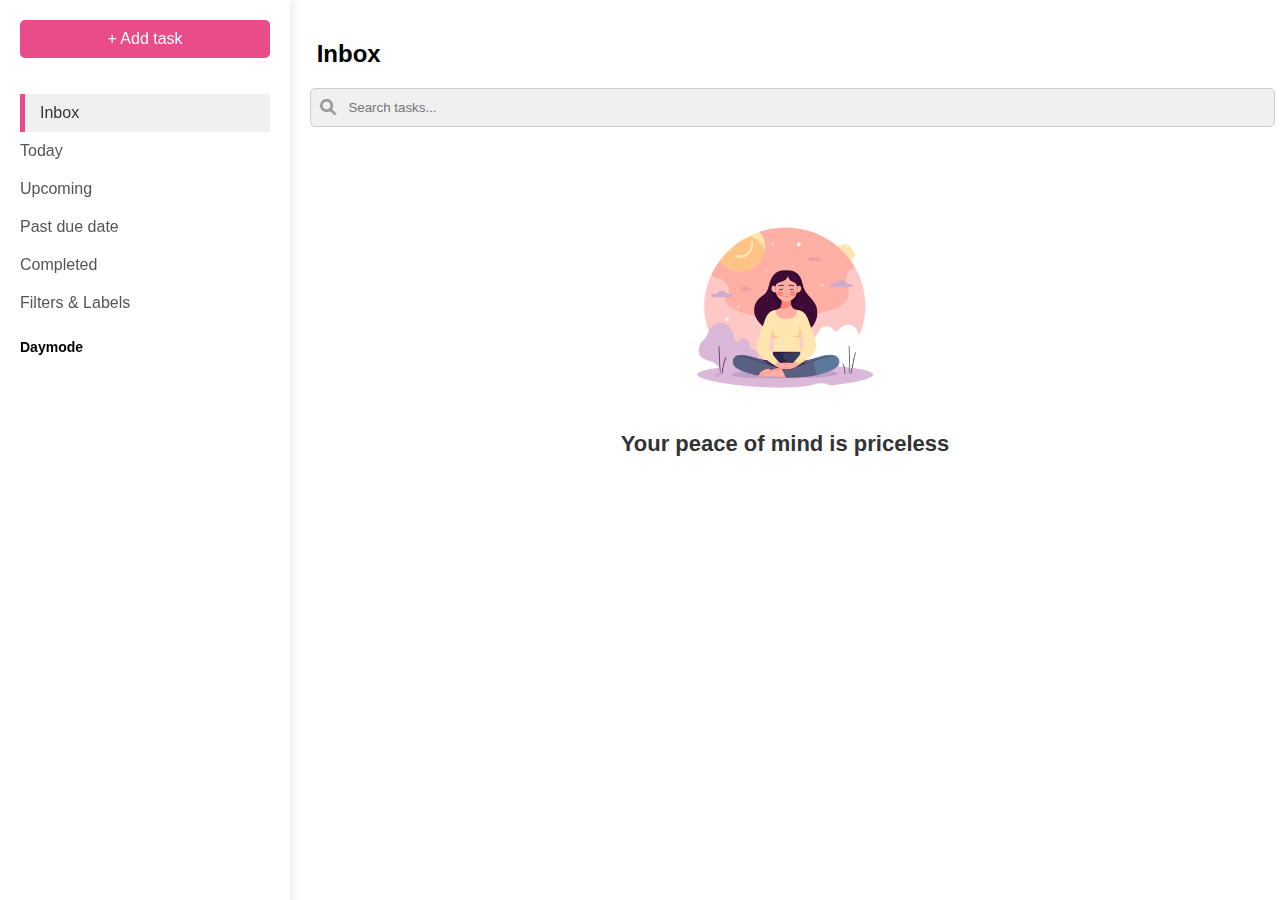
<file: index.html>
<!DOCTYPE html>
<html lang="en">
<head>
    <meta charset="UTF-8">
    <meta name="viewport" content="width=device-width, initial-scale=1.0">
    <title>Task Manager</title>
    
    <link rel="stylesheet" href="https://cdnjs.cloudflare.com/ajax/libs/font-awesome/6.0.0-beta3/css/all.min.css">
    <link rel="stylesheet" href="style.css">
    <link rel="stylesheet" href="style2.css">
</head>
<body class="light-theme">
    <div class="sidebar">
        <button class="add-task" id="open-modal">+ Add task</button>
        <ul class="menu" id="menu">
            <li class="menu-item active" data-section="inbox">Inbox</li>
            <li class="menu-item" data-section="today">Today</li>
            <li class="menu-item" data-section="upcoming">Upcoming</li>
            <li class="menu-item" data-section="completed">Past due date</li>
            <li class="menu-item" data-section="done">Completed</li>
            <li class="menu-item" data-section="filters-labels">Filters & Labels</li>
        </ul>

         <!-- Theme Toggle Button
         <button id="theme-toggle" aria-label="Toggle Theme" class="theme-toggle">
            <img src="sun.webp" id="theme-icon" alt="Theme Icon">
        </button> ->

        <button id="theme-toggle" aria-label="Toggle Theme" class="theme-toggle">
            <div class="toggle-inner">
                <span class="icon" id="theme-icon">
                    <i class="fas fa-sun"></i> <!-- Font Awesome icon for sun -->
                </span>
                <span class="mode-text" id="mode-text">Daymode</span>
            </div>
        </button>
        

    </div>
    <div class="main-content" id="content">
        <div id="inbox" class="content-section active">
            <h2>&nbsp;Inbox</h2>

                         <!-- Search bar -->
            <div class="search-container">
                <input type="text" id="searchTask" placeholder="&nbsp;&nbsp;Search tasks...">
                <i class="fas fa-search search-icon"></i>
            </div>
      
            <div class="tasks-list" id="tasks-list-inbox">
                <!-- Tasks will be appended here -->
            </div>
            <div class="empty-state" id="empty-state-inbox">
                <img src="peace.png" alt="empty-state">
                <h3>Your peace of mind is priceless</h3>
               
            </div>
        </div>
        <!-- Other content sections .... -->

        <div id="filters-labels" class="content-section">
            <h2>&nbsp;Filters & Labels</h2>
        
            <div class="kanban-board">
                <div class="kanban-column" data-status="All-Task">
                    <div class="kanban-column-header All-Task">All Tasks</div>
                    <div class="kanban-cards"></div>
                </div>
                <div class="kanban-column" data-status="not-started">
                    <div class="kanban-column-header not-started">Not started</div>
                    <div class="kanban-cards"></div>
                </div>
                <div class="kanban-column" data-status="overdue">
                    <div class="kanban-column-header overdue">Overdue</div>
                    <div class="kanban-cards"></div>
                </div>
                <div class="kanban-column" data-status="in-progress">
                    <div class="kanban-column-header in-progress">In progress</div>
                    <div class="kanban-cards"></div>
                </div>
                <div class="kanban-column" data-status="done">
                    <div class="kanban-column-header done">Done</div>
                    <div class="kanban-cards"></div>
                </div>
            </div>

        </div>
            <!-- Task Modal -->
    <div class="task-modal" id="task-modal">
        <div class="task-modal-content">
            <h3>Task name</h3>
    
            <label for="task-name"></label>
            <input type="text" id="task-name" placeholder="Task name">
    
            <label for="task-desc"></label>
            <textarea id="task-desc" placeholder="Description"></textarea>
    
            <div class="task-options">
                <label for="task-duedate">Due Date:</label><br>
                <input id="task-duedate" type="date" />
    
                <label for="task-priority">Priority:</label>
                <select id="task-priority">
                    <option value="5">Very High</option>
                    <option value="4">High</option>
                    <option value="3">Medium</option>
                    <option value="2">Low</option>
                    <option value="1">Very Low</option>
                </select>
            </div>
    
            <div class="task-footer">
                <button id="cancel-task" class="cancel-btn" type="button">Cancel</button>
                <button id="add-task" class="add-task-btn" type="button">Add task</button>
            </div>
        </div>
    </div>
    

         <!--- MS... Begin -->
         <div id="today" class="content-section">
            <h2>&nbsp;Today</h2>
            <div class="tasks-list" id="tasks-list-today">
                <!-- Tasks will be appended here -->
            </div>
        </div>

        <div id="upcoming" class="content-section">
            <h2>&nbsp;Upcoming</h2>
            <div class="tasks-list" id="tasks-list-upcoming">
                <!-- Tasks will be appended here -->
            </div>
        </div>

        <div id="completed" class="content-section">
            <h2>&nbsp;Past due date </h2>
            <div class="tasks-list" id="tasks-list-completed">
                <!-- Tasks will be appended here -->
            </div>
        </div>
        
        <div id="done" class="content-section">
            <h2>&nbsp;Completed </h2>
            <div class="tasks-list" id="tasks-list-done">
                <!-- Tasks will be appended here -->
            </div>
        </div>
       

        <!--- MS... End -->






    </div>

    <!-- Task Modal -->
    <div class="task-modal" id="task-modal">
        <div class="task-modal-content">
            <h3>Task name</h3>
    
            <label for="task-name"></label>
            <input type="text" id="task-name" placeholder="Task name">
    
            <label for="task-desc"></label>
            <textarea id="task-desc" placeholder="Description"></textarea>
    
            <div class="task-options">
                <label for="task-duedate">Due Date:</label><br>
                <input id="task-duedate" type="date" />
    
                <label for="task-priority">Priority:</label>
                <select id="task-priority">
                    <option value="5">Very High</option>
                    <option value="4">High</option>
                    <option value="3">Medium</option>
                    <option value="2">Low</option>
                    <option value="1">Very Low</option>
                </select>
            </div>
    
            <div class="task-footer">
                <button id="cancel-task" class="cancel-btn" type="button">Cancel</button>
                <button id="add-task" class="add-task-btn" type="button">Add task</button>
            </div>
        </div>
    </div>
    

<script src="script.js"></script>
<script src="script2.js"></script>

</body>
</html>
</file>
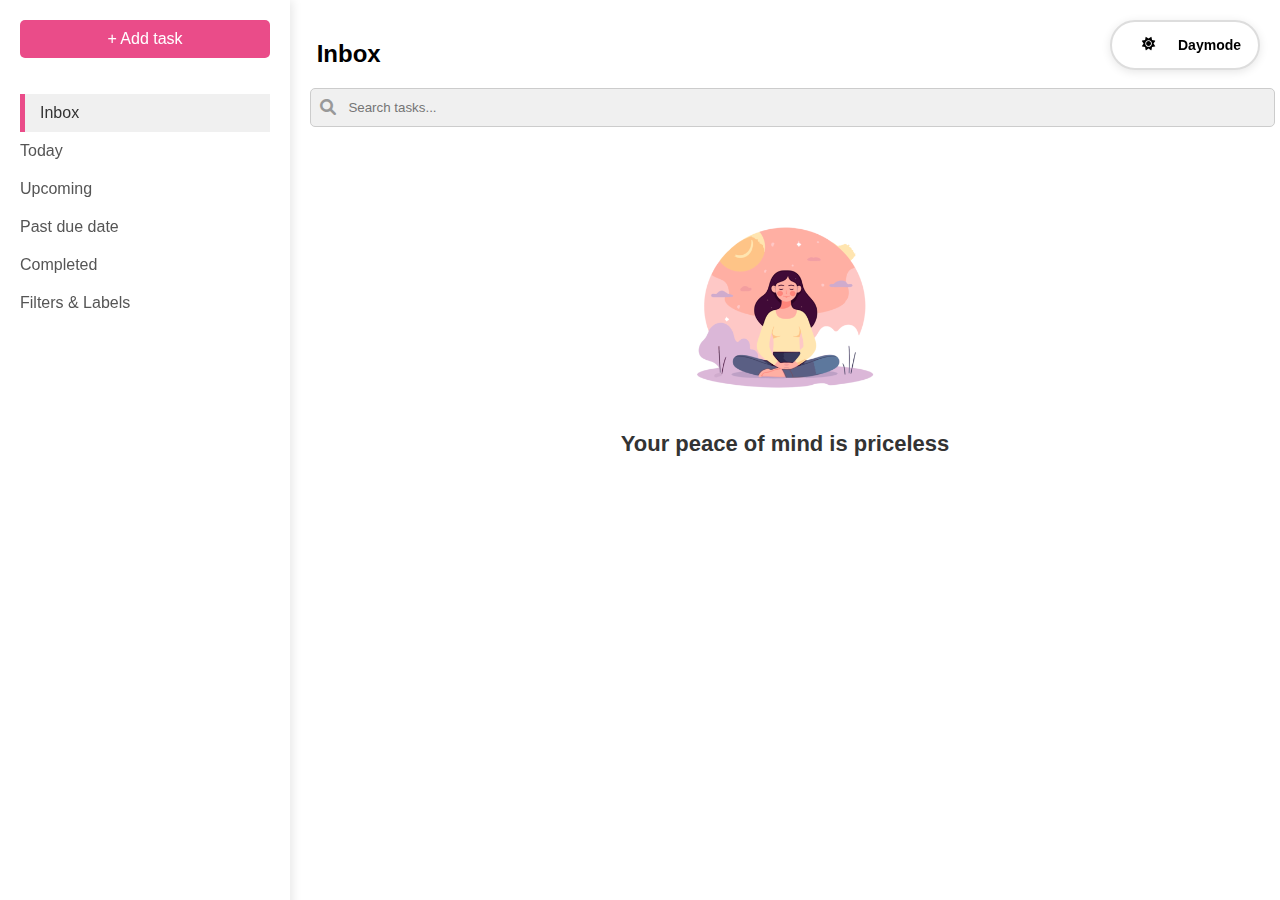
<file: i.html>
<!DOCTYPE html>
<html lang="en">
<head>
    <meta charset="UTF-8">
    <meta name="viewport" content="width=device-width, initial-scale=1.0">
    <title>Task Manager</title>
    
    <link rel="stylesheet" href="https://cdnjs.cloudflare.com/ajax/libs/font-awesome/6.0.0-beta3/css/all.min.css">
    <link rel="stylesheet" href="style.css">
    <link rel="stylesheet" href="style2.css">
</head>
<body class="light-theme">
    <div class="sidebar">
        <button class="add-task" id="open-modal">+ Add task</button>
        <ul class="menu" id="menu">
            <li class="menu-item active" data-section="inbox">Inbox</li>
            <li class="menu-item" data-section="today">Today</li>
            <li class="menu-item" data-section="upcoming">Upcoming</li>
            <li class="menu-item" data-section="completed">Past due date</li>
            <li class="menu-item" data-section="done">Completed</li>
            <li class="menu-item" data-section="filters-labels">Filters & Labels</li>
        </ul>

         <!-- Theme Toggle Button
         <button id="theme-toggle" aria-label="Toggle Theme" class="theme-toggle">
            <img src="sun.webp" id="theme-icon" alt="Theme Icon">
        </button> -->

        <button id="theme-toggle" aria-label="Toggle Theme" class="theme-toggle">
            <div class="toggle-inner">
                <span class="icon" id="theme-icon">
                    <i class="fas fa-sun"></i> <!-- Font Awesome icon for sun -->
                </span>
                <span class="mode-text" id="mode-text">Daymode</span>
            </div>
        </button>
        

    </div>
    <div class="main-content" id="content">
        <div id="inbox" class="content-section active">
            <h2>&nbsp;Inbox</h2>

                         <!-- Search bar -->
            <div class="search-container">
                <input type="text" id="searchTask" placeholder="&nbsp;&nbsp;Search tasks...">
                <i class="fas fa-search search-icon"></i>
            </div>
      
            <div class="tasks-list" id="tasks-list-inbox">
                <!-- Tasks will be appended here -->
            </div>
            <div class="empty-state" id="empty-state-inbox">
                <img src="peace.png" alt="empty-state">
                <h3>Your peace of mind is priceless</h3>
               
            </div>
        </div>
        <!-- Other content sections .... -->

        <div id="filters-labels" class="content-section">
            <h2>&nbsp;Filters & Labels</h2>
        
            <div class="kanban-board">
                <div class="kanban-column" data-status="All-Task">
                    <div class="kanban-column-header All-Task">All Tasks</div>
                    <div class="kanban-cards"></div>
                </div>
                <div class="kanban-column" data-status="not-started">
                    <div class="kanban-column-header not-started">Not started</div>
                    <div class="kanban-cards"></div>
                </div>
                <div class="kanban-column" data-status="overdue">
                    <div class="kanban-column-header overdue">Overdue</div>
                    <div class="kanban-cards"></div>
                </div>
                <div class="kanban-column" data-status="in-progress">
                    <div class="kanban-column-header in-progress">In progress</div>
                    <div class="kanban-cards"></div>
                </div>
                <div class="kanban-column" data-status="done">
                    <div class="kanban-column-header done">Done</div>
                    <div class="kanban-cards"></div>
                </div>
            </div>

        </div>
            <!-- Task Modal -->
    <div class="task-modal" id="task-modal">
        <div class="task-modal-content">
            <h3>Task name</h3>
    
            <label for="task-name"></label>
            <input type="text" id="task-name" placeholder="Task name">
    
            <label for="task-desc"></label>
            <textarea id="task-desc" placeholder="Description"></textarea>
    
            <div class="task-options">
                <label for="task-duedate">Due Date:</label><br>
                <input id="task-duedate" type="date" />
    
                <label for="task-priority">Priority:</label>
                <select id="task-priority">
                    <option value="5">Very High</option>
                    <option value="4">High</option>
                    <option value="3">Medium</option>
                    <option value="2">Low</option>
                    <option value="1">Very Low</option>
                </select>
            </div>
    
            <div class="task-footer">
                <button id="cancel-task" class="cancel-btn" type="button">Cancel</button>
                <button id="add-task" class="add-task-btn" type="button">Add task</button>
            </div>
        </div>
    </div>
    

         <!--- MS... Begin -->
         <div id="today" class="content-section">
            <h2>&nbsp;Today</h2>
            <div class="tasks-list" id="tasks-list-today">
                <!-- Tasks will be appended here -->
            </div>
        </div>

        <div id="upcoming" class="content-section">
            <h2>&nbsp;Upcoming</h2>
            <div class="tasks-list" id="tasks-list-upcoming">
                <!-- Tasks will be appended here -->
            </div>
        </div>

        <div id="completed" class="content-section">
            <h2>&nbsp;Past due date </h2>
            <div class="tasks-list" id="tasks-list-completed">
                <!-- Tasks will be appended here -->
            </div>
        </div>
        
        <div id="done" class="content-section">
            <h2>&nbsp;Completed </h2>
            <div class="tasks-list" id="tasks-list-done">
                <!-- Tasks will be appended here -->
            </div>
        </div>
       

        <!--- MS... End -->






    </div>

    <!-- Task Modal -->
    <div class="task-modal" id="task-modal">
        <div class="task-modal-content">
            <h3>Task name</h3>
    
            <label for="task-name"></label>
            <input type="text" id="task-name" placeholder="Task name">
    
            <label for="task-desc"></label>
            <textarea id="task-desc" placeholder="Description"></textarea>
    
            <div class="task-options">
                <label for="task-duedate">Due Date:</label><br>
                <input id="task-duedate" type="date" />
    
                <label for="task-priority">Priority:</label>
                <select id="task-priority">
                    <option value="5">Very High</option>
                    <option value="4">High</option>
                    <option value="3">Medium</option>
                    <option value="2">Low</option>
                    <option value="1">Very Low</option>
                </select>
            </div>
    
            <div class="task-footer">
                <button id="cancel-task" class="cancel-btn" type="button">Cancel</button>
                <button id="add-task" class="add-task-btn" type="button">Add task</button>
            </div>
        </div>
    </div>
    

<script src="script.js"></script>
<script src="script2.js"></script>

</body>
</html>
</file>
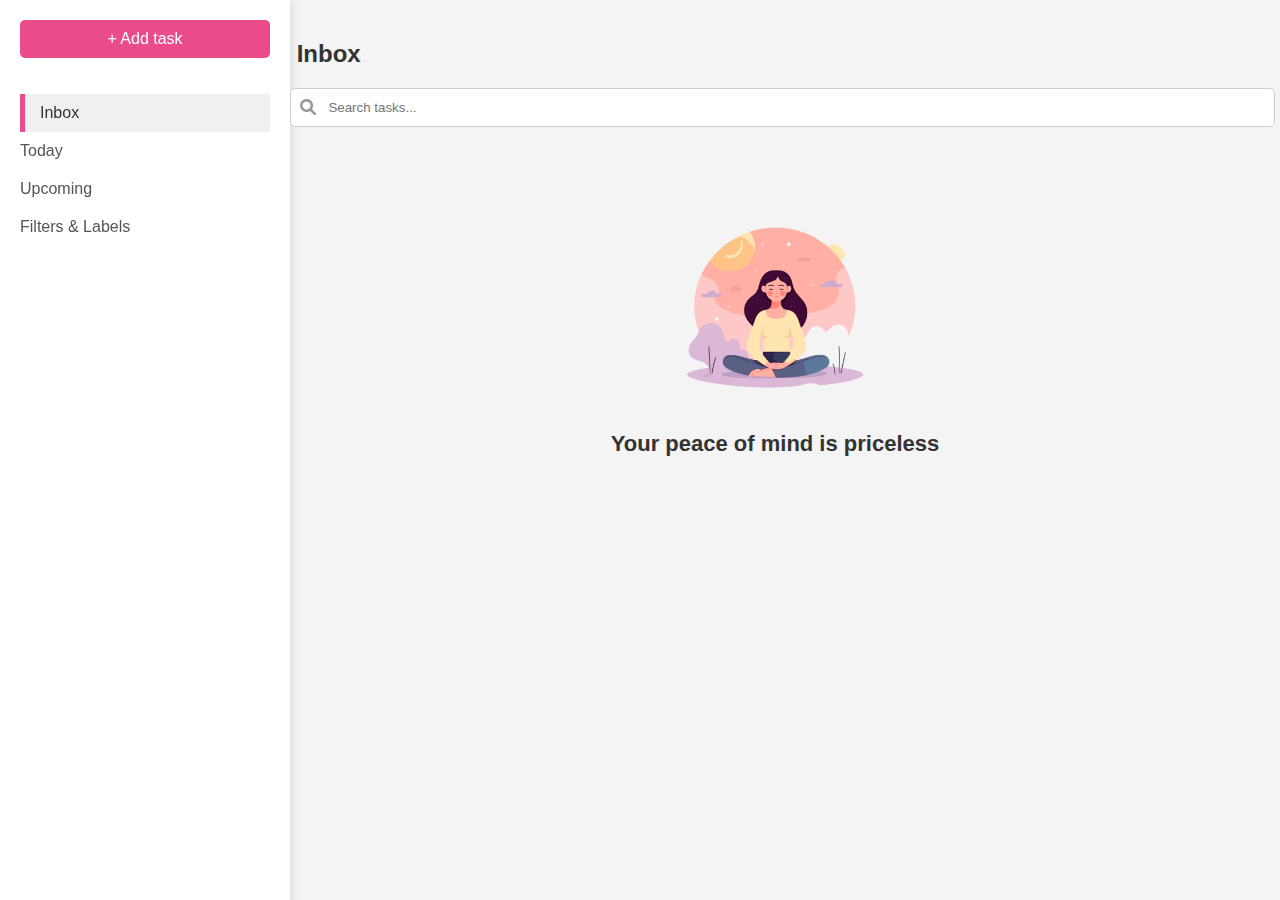
<file: task-manager-main/i.html>
<!DOCTYPE html>
<html lang="en">
<head>
    <meta charset="UTF-8">
    <meta name="viewport" content="width=device-width, initial-scale=1.0">
    <title>Task Manager</title>
    <!-- Font Awesome for icons -->
    <link rel="stylesheet" href="https://cdnjs.cloudflare.com/ajax/libs/font-awesome/6.0.0-beta3/css/all.min.css">
    <link rel="stylesheet" href="style.css">
</head>
<body>
    <div class="sidebar">
        <button class="add-task" id="open-modal">+ Add task</button>
        <ul class="menu" id="menu">
            <li class="menu-item active" data-section="inbox">Inbox</li>
            <li class="menu-item" data-section="today">Today</li>
            <li class="menu-item" data-section="upcoming">Upcoming</li>
            <li class="menu-item" data-section="filters-labels">Filters & Labels</li>
        </ul>
    </div>
    <div class="main-content" id="content">
        <div id="inbox" class="content-section active">
            <h2>&nbsp;Inbox</h2>

                         <!-- Search bar -->
            <div class="search-container">
                <input type="text" id="searchTask" placeholder="&nbsp;&nbsp;Search tasks...">
                <i class="fas fa-search search-icon"></i>
            </div>
      
            <div class="tasks-list" id="tasks-list-inbox">
                <!-- Tasks will be appended here -->
            </div>
            <div class="empty-state" id="empty-state-inbox">
                <img src="peace.png" alt="empty-state">
                <h3>Your peace of mind is priceless</h3>
               
            </div>
        </div>
        <!-- Other content sections ..... -->
    </div>

    <!-- Task Modal -->
    <div class="task-modal" id="task-modal">
        <div class="task-modal-content">
            <h3>Task name</h3>
            <input type="text" id="task-name" placeholder="Task name">
            <textarea id="task-desc" placeholder="Description"></textarea>
            <div class="task-options">
                <label>Due Date</label><br><input id="task-duedate" type="date" />
                <label>Priority</label>
                <select id="task-priority">
                    <option value="5">Very High</option>
                    <option value="4">High</option>
                    <option value="3">Medium</option>
                    <option value="2">Low</option>
                    <option value="1">Very Low</option>
                </select>
                <button class="option-btn">Reminders</button>
            </div>
            <div class="task-footer">
                <button id="cancel-task" class="cancel-btn">Cancel</button>
                <button id="add-task" class="add-task-btn">Add task</button>
            </div>
            
        </div>
    </div>

    <script src="script.js"></script>



</body>
</html>
</file>
<file: style.css>
.body {
  margin: 0;
  font-family: Arial, sans-serif;
  background-color: #f4f4f4;
  color: #333;
}

.sidebar {
  width: 250px;
  background-color: #fff;
  height: 100vh;
  padding: 20px;
  box-shadow: 2px 0px 10px rgba(0, 0, 0, 0.1);
  position: fixed;
}

.add-task {
  background-color: #ea4c89;
  color: white;
  border: none;
  padding: 10px;
  width: 100%;
  font-size: 16px;
  border-radius: 5px;
  cursor: pointer;
  margin-bottom: 20px;
}

.menu {
  list-style: none;
  padding: 0;
}

.menu-item {
  padding: 10px 0;
  cursor: pointer;
  font-size: 16px;
  color: #555;
}

.menu-item.active {
  background-color: #f0f0f0;
  border-left: 5px solid #ea4c89;
  padding-left: 15px;
  color: #333;
}

.main-content {
  margin-left: 290px;
  padding: 20px;
}

.tasks-list {
  margin-bottom: 20px;
}

.task-item h4, h5, p {
  display: flex;
  width: 100%;
}

/* Task Item Styles */
.task-item {
  background-color: #fff;
  padding: 15px;
  margin-bottom: 10px;
  display: flex;
  flex-direction: column; /* Arrange items in a single column */
  align-items: flex-start;
  gap: 10px;
  box-shadow: 0 2px 4px rgba(0, 0, 0, 0.1);
  border-radius: 5px;
  border-left: 5px solid transparent; 
}

.task-item h4 {
  font-size: 18px;
  color: #333;
  margin: 0;
}

.task-item p {
  font-size: 14px;
  color: #666;
  margin: 0;
}

.empty-state {
  text-align: center;
  margin-top: 50px;
}

.empty-state img {
  max-width: 200px;
}

.empty-state h3 {
  font-size: 22px;
  color: #333;
  margin: 20px 0;
}

.empty-state p {
  color: #777;
  font-size: 16px;
}

/* Modal Styling.. */
.task-modal {
  display: none;
  position: fixed;
  z-index: 1;
  left: 0;
  top: 0;
  width: 100%;
  height: 100%;
  overflow: auto;
  background-color: rgba(0,0,0,0.4);
}

.task-modal-content {
  background-color: #fff;
  margin: 15% auto;
  padding: 20px;
  border-radius: 10px;
  width: 500px;
  box-shadow: 0px 4px 12px rgba(0, 0, 0, 0.1);
  display: flex;
  flex-direction: column;
  align-items: center;
}

.task-modal-content h3 {
  margin: 0px;
  margin-bottom: 15px;
  font-size: 20px;
  color: #333;
}

.task-modal-content input, .task-modal-content textarea {
  width: 95%;
  padding: 10px;
  margin: 5px 0px 15px;
  border: 1px solid #ccc;
  border-radius: 5px;
  font-size: 14px;
  color: #333;
}

 .task-options {
  width: 100%;
  padding: 10px;
  margin: 5px 0px 15px;
  border-radius: 5px;
  font-size: 14px;
  color: #333;
} 

.option-btn {
  background-color: #f1f1f1;
  border: none;
  padding: 8px 16px;
  border-radius: 5px;
  cursor: pointer;
  font-size: 14px;
  color: #555;
}

.task-footer {
  display: flex;
  justify-content: space-between;
  width: 100%;
}

.cancel-btn, .add-task-btn {
  border: none;
  padding: 10px 20px;
  border-radius: 5px;
  cursor: pointer;
  font-size: 14px;
}

.cancel-btn {
  background-color: #e0e0e0;
}

.add-task-btn {
  background-color: #ea4c89;
  color: #fff;
}
.content-section {
  display: none;
}

.content-section.active {
  display: block;
}

.task-item {
  padding: 10px;
  border-bottom: 1px solid #ccc;
  display: flex;
  align-items: center;
}

.task-item:last-child {
  border-bottom: none;
}

.task-checkbox {
  margin-right: 10px;
}

.task-name {
  flex: 1;
}



.task-item.completed {
  text-decoration: line-through;
  color: #666;
}

.task-item.completed .task-checkbox {
  accent-color: #666;
}

.task-due-date {
  font-size: 20px;
  color: #999;
  margin-left: 10px;
}

.task-timer {
  margin-left: auto;
  font-size: 20px;
  color: #ea4c89;
  padding-left: 10px;
}

.task-duedate {
  margin-right: 10px;
}
.option-btn {
  background-color: #f1f1f1;
  border: none;
  padding: 8px 16px;
  border-radius: 5px;
  cursor: pointer;
  font-size: 14px;
  color: #555;
}

.option-btn#priority {
  width: auto;
}
.task-modal-content select {
  width: 100%;
  padding: 10px;
  margin-bottom: 20px;
  border: 1px solid #ccc;
  border-radius: 5px;
  font-size: 14px;
  color: #333;
  margin: 5px 0px 15px;
}
/* Task Item Styles */
.task-item {
  background-color: #f9f9f9;
  margin-bottom: 10px;
  padding: 15px;
  border-left: 5px solid #007bff;
  display: flex;
  flex-direction: column; /* Changed from row to column */
  border-radius: 5px;
  box-shadow: 0 2px 4px rgba(0, 0, 0, 0.1);
 
}

/* Task Priority and Timer.. */


.task-priority {
  flex-shrink: 0;
  padding: 3px 8px;
  border-radius: 5px;
  color: white;
  font-weight: bold;
}

.task-priority.high {
  background-color: #dc3545;
}

.task-priority.very-high {
  background-color: #8b0000;
}

.task-priority.medium {
  background-color: #ffc107;
}

.task-priority.low {
  background-color: #28a745;
}

.task-priority.very-low {
  background-color: #20c997;
}

.task-due-date {
  flex-grow: 1;
  margin-right: 15px;
}

.task-timer {
  font-weight: bold;
  color: #007bff;
  font-size: 0.9em;
}



/* Priority Colors */
.task-priority-1 {
  color: #86bcec ; /* Very Low Priority */
}

.task-priority-2 {
  color: #7db77d; /* Low Priority */
}

.task-priority-3 {
  color: #fbeb08; /* Medium Priority */
}

.task-priority-4 {
  color: #f58d42 ; /* High Priority */
}

.task-priority-5 {
  color: #f33f39; /* Very High Priority */
}

/* Basic styles for the search bar */
.search-container {
  position: relative;
  display: inline-block;
  margin-bottom: 30px;
  width: 100%;
}

#searchTask {
  padding-left: 30px; 
  width: 98%;
  height: 35px; 
  border-radius: 5px;
  border: 1px solid #ccc;
}

.search-icon {
  position: absolute;
  top: 50%;
  left: 10px;
  transform: translateY(-50%);
  color: #999; /* Icon color */
  pointer-events: none; /* Prevent click events on the icon */
}


/* Container for Edit and Delete Buttons */
.task-actions {
  display: flex;
  gap: 10px;
  align-items: center;
  justify-content: flex-start;
  margin-right: auto; 
}

.task-action {
  color: #050000;
  border: none;
  padding: 8px;
  font-size: 14px;
  border-radius: 5px;
  cursor: pointer;
  display: flex; 
  align-items: center;
}


.task-action i {
  margin-right: 5px; 
  font-size: 16px; 
  display: inline-block; 
  vertical-align: middle; 
}


.task-actions {
  gap: 15px; 
}



/* Default Light Theme */
body.light-theme {
  background-color: white;
  color: black;
  transition: background-color 0.3s ease, color 0.3s ease;
}

/* Dark Theme */
body.dark-theme {
  background-color: #121212;
  color: #e0e0e0;
  transition: background-color 0.3s ease, color 0.3s ease;
}


.sidebar {
  background-color: #f0f0f0;
  transition: background-color 0.3s ease;
}

body.dark-theme .sidebar {
  background-color: #333;
}

.main-content {
  background-color: white;
  transition: background-color 0.3s ease;
}

body.dark-theme .main-content {
  background-color: #1f1f1f;
}

input, textarea, select {
  background-color: white;
  color: black;
  transition: background-color 0.3s ease, color 0.3s ease;
}

body.dark-theme input, body.dark-theme textarea, body.dark-theme select {
  background-color: #333;
  color: #e0e0e0;
}


.search-container  input {
  background-color: #f0f0f0;
  border: 1px solid #ccc;
  color: black;
}

body.dark-theme .search-container input {
  background-color: #333;
  border-color: #555;
  color: #e0e0e0;
}

.theme-toggle {
  width: 150px;
  height: 50px;
  background-color: white;
  border: 2px solid #ddd;
  border-radius: 25px;
  display: flex;
  align-items: center;
  cursor: pointer;
  position: fixed; 
  top: 20px;       
  right: 20px;     
  z-index: 100;    
  overflow: hidden;
  box-shadow: 0 2px 10px rgba(0, 0, 0, 0.1);
  transition: background-color 0.3s ease, border-color 0.3s ease;
}

.theme-toggle.dark {
  background-color: black;
  border-color: #333;
}

.toggle-inner {
    display: flex;
    align-items: center;
    justify-content: flex-start; /* Align content to the left */
    width: 100%;
    padding: 0 10px;
    transition: all 0.3s ease;
}

.icon {
    background-color: white;
    border-radius: 50%;
    width: 40px;
    height: 40px;
    display: flex;
    justify-content: center;
    align-items: center;
    position: relative; /* Set relative positioning */
    margin-right: 10px;  
    transition: all 0.3s ease;
}

.theme-toggle.dark .icon {
    background-color: white;
    margin-right: 10px;  
}

.mode-text {
    font-weight: bold;
    font-size: 14px;
    color: black;
    transition: color 0.3s ease;
}

.theme-toggle.dark .mode-text {
    color: white;
}

/* MS... Begin */
.task-complete {
  background-color: #84640e;
  color: #fff;
  border: none;
  padding: 8px;
  font-size: 14px;
  border-radius: 5px;
  cursor: pointer;
  align-self: flex-start; /* Aligns the button to the start (left side) */
}

.task-complete:hover {
  background-color: #b51616;
}
/* Base styles (for desktop) */
body {
  margin: 0;
  font-family: Arial, sans-serif;
  background-color: #f4f4f4;
  color: #333;
}

.sidebar {
  width: 250px;
  background-color: #fff;
  height: 100vh;
  padding: 20px;
  box-shadow: 2px 0px 10px rgba(0, 0, 0, 0.1);
  position: fixed;
}

.main-content {
  margin-left: 290px;
  padding: 20px;
}

/* Task styles... remain the same */

/* Responsive Styles */
@media (max-width: 1024px) {
  .sidebar {
    width: 200px; /* Reduce sidebar width */
  }

  .main-content {
    margin-left: 220px; /* Adjust main content margin */
  }
}

@media (max-width: 768px) {
  .sidebar {
    width: 180px; /* Further reduce sidebar width */
    padding: 15px; /* Adjust padding */
  }

  .main-content {
    margin-left: 200px; /* Adjust main content margin */
  }

  .task-modal-content {
    width: 90%; /* Make modal content more flexible */
  }
}

@media (max-width: 480px) {
  .sidebar {
    width: 100%;
    height: auto; /* Make sidebar adaptive */
    position: relative; /* Remove fixed position */
    box-shadow: none; /* Remove shadow on mobile */
  }

  .main-content {
    margin-left: 0; /* No margin on mobile */
    padding: 10px; /* Reduce padding */
  }

  .task-item {
    padding: 10px; /* Adjust padding */
  }

  .theme-toggle {
    width: 120px; /* Adjust theme toggle for mobile */
    height: 40px;
    top: 10px; /* Adjust position */
    right: 10px;
  }

  .toggle-inner {
    justify-content: space-between; /* Adjust content alignment */
  }
}

/* MS... End */
</file>
<file: style2.css>
.kanban-board {
    display: flex;
    gap: 20px;
}

.kanban-column {
    background-color: #e3e3e3;
    border-radius: 8px;
    width: 200px;
    padding: 10px;
    box-shadow: 0 2px 4px rgba(0, 0, 0, 0.1);
    display: flex;
    flex-direction: column;
    gap: 10px;
}


.kanban-column-header {
    font-size: 16px;
    margin-bottom: 10px;
    padding: 5px;
    border-radius: 5px;
    color: #ffffff;
}

.not-started {
    background-color: #5A5A5A;
}
.All-Task {
    background-color: #2dc0c8;
}

.overdue {
    background-color: #dc3545;
}

.in-progress {
    background-color: #ffc107;
}

.done {
    background-color: #28a745;
}

.kanban-cards {
    display: flex;
    flex-direction: column;
    gap: 10px;
}

.kanban-card {
    background-color: #ffffff;
    padding: 10px;
    border-radius: 5px;
    box-shadow: 0 1px 3px rgba(0, 0, 0, 0.1);
    cursor: grab;
    border: 1px solid #ddd;
    display: flex;
    justify-content: space-between;
    align-items: center;
}

.kanban-card.dragging {
    opacity: 0.5;
}

.card-options {
    display: flex;
    gap: 5px;
}

.card-options button {
    background-color: transparent;
    border: none;
    color: #888;
    cursor: pointer;
}

.card-options button:hover {
    color: #333;
}
.task-item {
    position: relative; /* Ensure the delete icon is positioned correctly */
    padding: 10px; /* Add some padding to the task item */
}

.task-delete-icon {
    position: absolute;
    bottom: 8px; /* Slight gap from the bottom */
    right: 8px; /* Slight gap from the right */
    font-size: 14px; /* Slightly larger size for visibility */
    color: #888; /* Grey color for the delete icon */
    cursor: pointer;
}

.task-delete-icon:hover {
    color: #555; /* Darker grey on hover */
}
</file>
<file: task-manager-main/style.css>
body {
  margin: 0;
  font-family: Arial, sans-serif;
  background-color: #f4f4f4;
  color: #333;
}

.sidebar {
  width: 250px;
  background-color: #fff;
  height: 100vh;
  padding: 20px;
  box-shadow: 2px 0px 10px rgba(0, 0, 0, 0.1);
  position: fixed;
}

.add-task {
  background-color: #ea4c89;
  color: white;
  border: none;
  padding: 10px;
  width: 100%;
  font-size: 16px;
  border-radius: 5px;
  cursor: pointer;
  margin-bottom: 20px;
}

.menu {
  list-style: none;
  padding: 0;
}

.menu-item {
  padding: 10px 0;
  cursor: pointer;
  font-size: 16px;
  color: #555;
}

.menu-item.active {
  background-color: #f0f0f0;
  border-left: 5px solid #ea4c89;
  padding-left: 15px;
  color: #333;
}

.main-content {
  margin-left: 270px;
  padding: 20px;
}

.tasks-list {
  margin-bottom: 20px;
}

.task-item h4, h5, p {
  display: flex;
  width: 100%;
}

/* Task Item Styles */
.task-item {
  background-color: #fff;
  padding: 15px;
  margin-bottom: 10px;
  display: flex;
  flex-direction: column; /* Arrange items in a single column */
  align-items: flex-start;
  gap: 10px;
  box-shadow: 0 2px 4px rgba(0, 0, 0, 0.1);
  border-radius: 5px;
  border-left: 5px solid transparent; /* Default border color (will be overridden by JavaScript) */
}

.task-item h4 {
  font-size: 18px;
  color: #333;
  margin: 0;
}

.task-item p {
  font-size: 14px;
  color: #666;
  margin: 0;
}

.empty-state {
  text-align: center;
  margin-top: 50px;
}

.empty-state img {
  max-width: 200px;
}

.empty-state h3 {
  font-size: 22px;
  color: #333;
  margin: 20px 0;
}

.empty-state p {
  color: #777;
  font-size: 16px;
}

/* Modal Styling.. */
.task-modal {
  display: none;
  position: fixed;
  z-index: 1;
  left: 0;
  top: 0;
  width: 100%;
  height: 100%;
  overflow: auto;
  background-color: rgba(0,0,0,0.4);
}

.task-modal-content {
  background-color: #fff;
  margin: 15% auto;
  padding: 20px;
  border-radius: 10px;
  width: 500px;
  box-shadow: 0px 4px 12px rgba(0, 0, 0, 0.1);
  display: flex;
  flex-direction: column;
  align-items: center;
}

.task-modal-content h3 {
  margin: 0px;
  margin-bottom: 15px;
  font-size: 20px;
  color: #333;
}

.task-modal-content input, .task-modal-content textarea {
  width: 95%;
  padding: 10px;
  margin: 5px 0px 15px;
  border: 1px solid #ccc;
  border-radius: 5px;
  font-size: 14px;
  color: #333;
}

.task-options {
  display: flex;
  gap: 10px;
  margin-bottom: 20px;
}

.option-btn {
  background-color: #f1f1f1;
  border: none;
  padding: 8px 16px;
  border-radius: 5px;
  cursor: pointer;
  font-size: 14px;
  color: #555;
}

.task-footer {
  display: flex;
  justify-content: space-between;
}

.cancel-btn, .add-task-btn {
  border: none;
  padding: 10px 20px;
  border-radius: 5px;
  cursor: pointer;
  font-size: 14px;
}

.cancel-btn {
  background-color: #e0e0e0;
}

.add-task-btn {
  background-color: #ea4c89;
  color: #fff;
}

.content-section {
  display: none;
}

.content-section.active {
  display: block;
}

.task-item {
  padding: 10px;
  border-bottom: 1px solid #ccc;
  display: flex;
  align-items: center;
}

.task-item:last-child {
  border-bottom: none;
}

.task-checkbox {
  margin-right: 10px;
}

.task-name {
  flex: 1;
}

.task-delete {
  background-color: #ff0000;
  color: #fff;
  border: none;
  padding: 5px 10px;
  font-size: 12px;
  cursor: pointer;
}

.task-delete:hover {
  background-color: #cc0000;
}

.task-item.completed {
  text-decoration: line-through;
  color: #666;
}

.task-item.completed .task-checkbox {
  accent-color: #666;
}

.task-due-date {
  font-size: 20px;
  color: #999;
  margin-left: 10px;
}

.task-timer {
  margin-left: auto;
  font-size: 20px;
  color: #ea4c89;
  padding-left: 10px;
}

.task-duedate {
  margin-right: 10px;
}
.option-btn {
  background-color: #f1f1f1;
  border: none;
  padding: 8px 16px;
  border-radius: 5px;
  cursor: pointer;
  font-size: 14px;
  color: #555;
}

.option-btn#priority {
  width: auto;
}
.task-modal-content select {
  width: 100%;
  padding: 10px;
  margin-bottom: 20px;
  border: 1px solid #ccc;
  border-radius: 5px;
  font-size: 14px;
  color: #333;
}
/* Task Item Styles */
.task-item {
  background-color: #f9f9f9;
  margin-bottom: 10px;
  padding: 15px;
  border-left: 5px solid #007bff;
  display: flex;
  flex-direction: column; /* Changed from row to column */
  border-radius: 5px;
  box-shadow: 0 2px 4px rgba(0, 0, 0, 0.1);
 
}

/* Task Priority and Timer.. */


.task-priority {
  flex-shrink: 0;
  padding: 3px 8px;
  border-radius: 5px;
  color: white;
  font-weight: bold;
}

.task-priority.high {
  background-color: #dc3545;
}

.task-priority.very-high {
  background-color: #8b0000;
}

.task-priority.medium {
  background-color: #ffc107;
}

.task-priority.low {
  background-color: #28a745;
}

.task-priority.very-low {
  background-color: #20c997;
}

.task-due-date {
  flex-grow: 1;
  margin-right: 15px;
}

.task-timer {
  font-weight: bold;
  color: #007bff;
  font-size: 0.9em;
}

/* Delete Button */
.task-delete {
  background-color: #007bff;
  color: #fff;
  border: none;
  padding: 8px;
  font-size: 14px;
  border-radius: 5px;
  cursor: pointer;
  align-self: flex-start; /* Aligns the button to the start (left side) */
}

.task-delete:hover {
  background-color: #ff4c4c;
}

/* Priority Colors */
.task-priority-1 {
  color: #86bcec ; /* Very Low Priority */
}

.task-priority-2 {
  color: #7db77d; /* Low Priority */
}

.task-priority-3 {
  color: #fbeb08; /* Medium Priority */
}

.task-priority-4 {
  color: #f58d42 ; /* High Priority */
}

.task-priority-5 {
  color: #f33f39; /* Very High Priority */
}

/* Basic styles for the search bar */
.search-container {
  position: relative;
  display: inline-block;
  margin-bottom: 30px;
  width: 100%;
}

#searchTask {
  padding-left: 30px; /* Space for the icon */
  width: 98%;
  height: 35px; /* Adjust the height as necessary */
  border-radius: 5px;
  border: 1px solid #ccc;
}

.search-icon {
  position: absolute;
  top: 50%;
  left: 10px;
  transform: translateY(-50%);
  color: #999; /* Icon color */
  pointer-events: none; /* Prevent click events on the icon */
}
</file>
